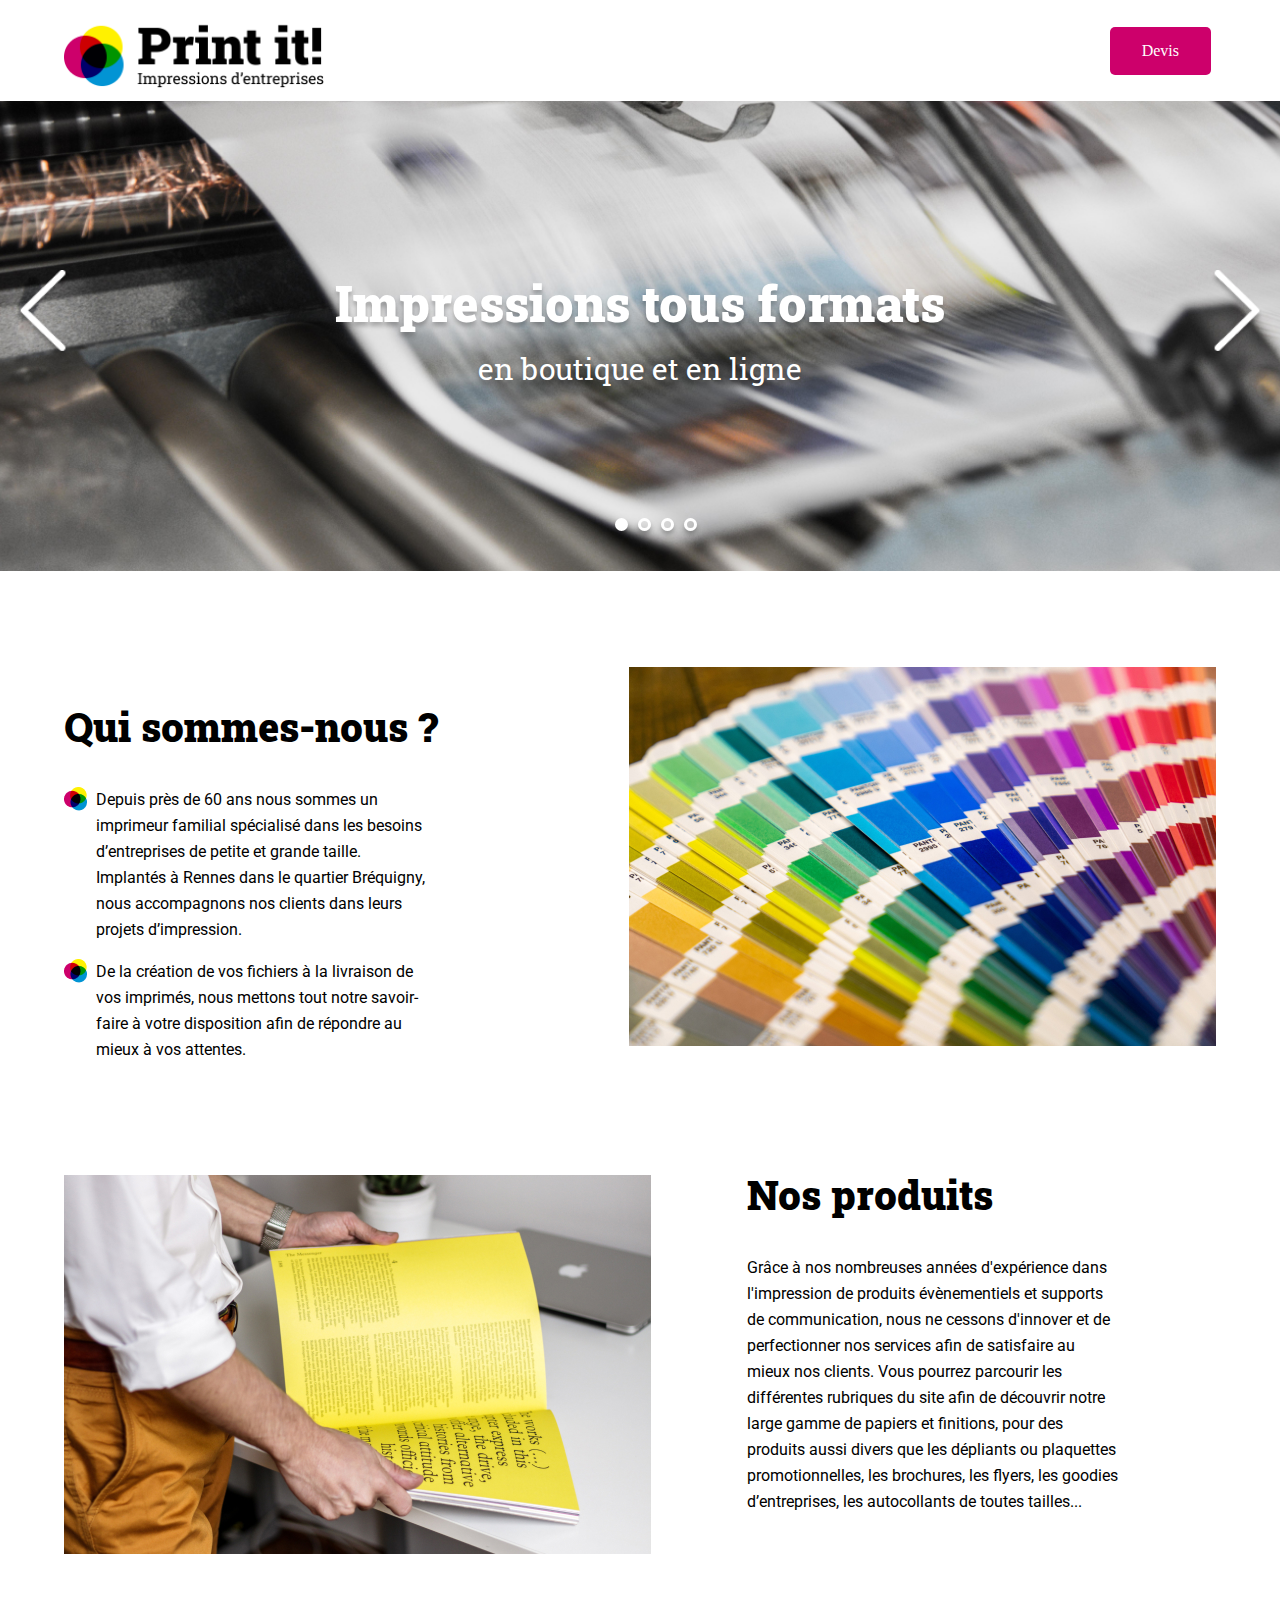
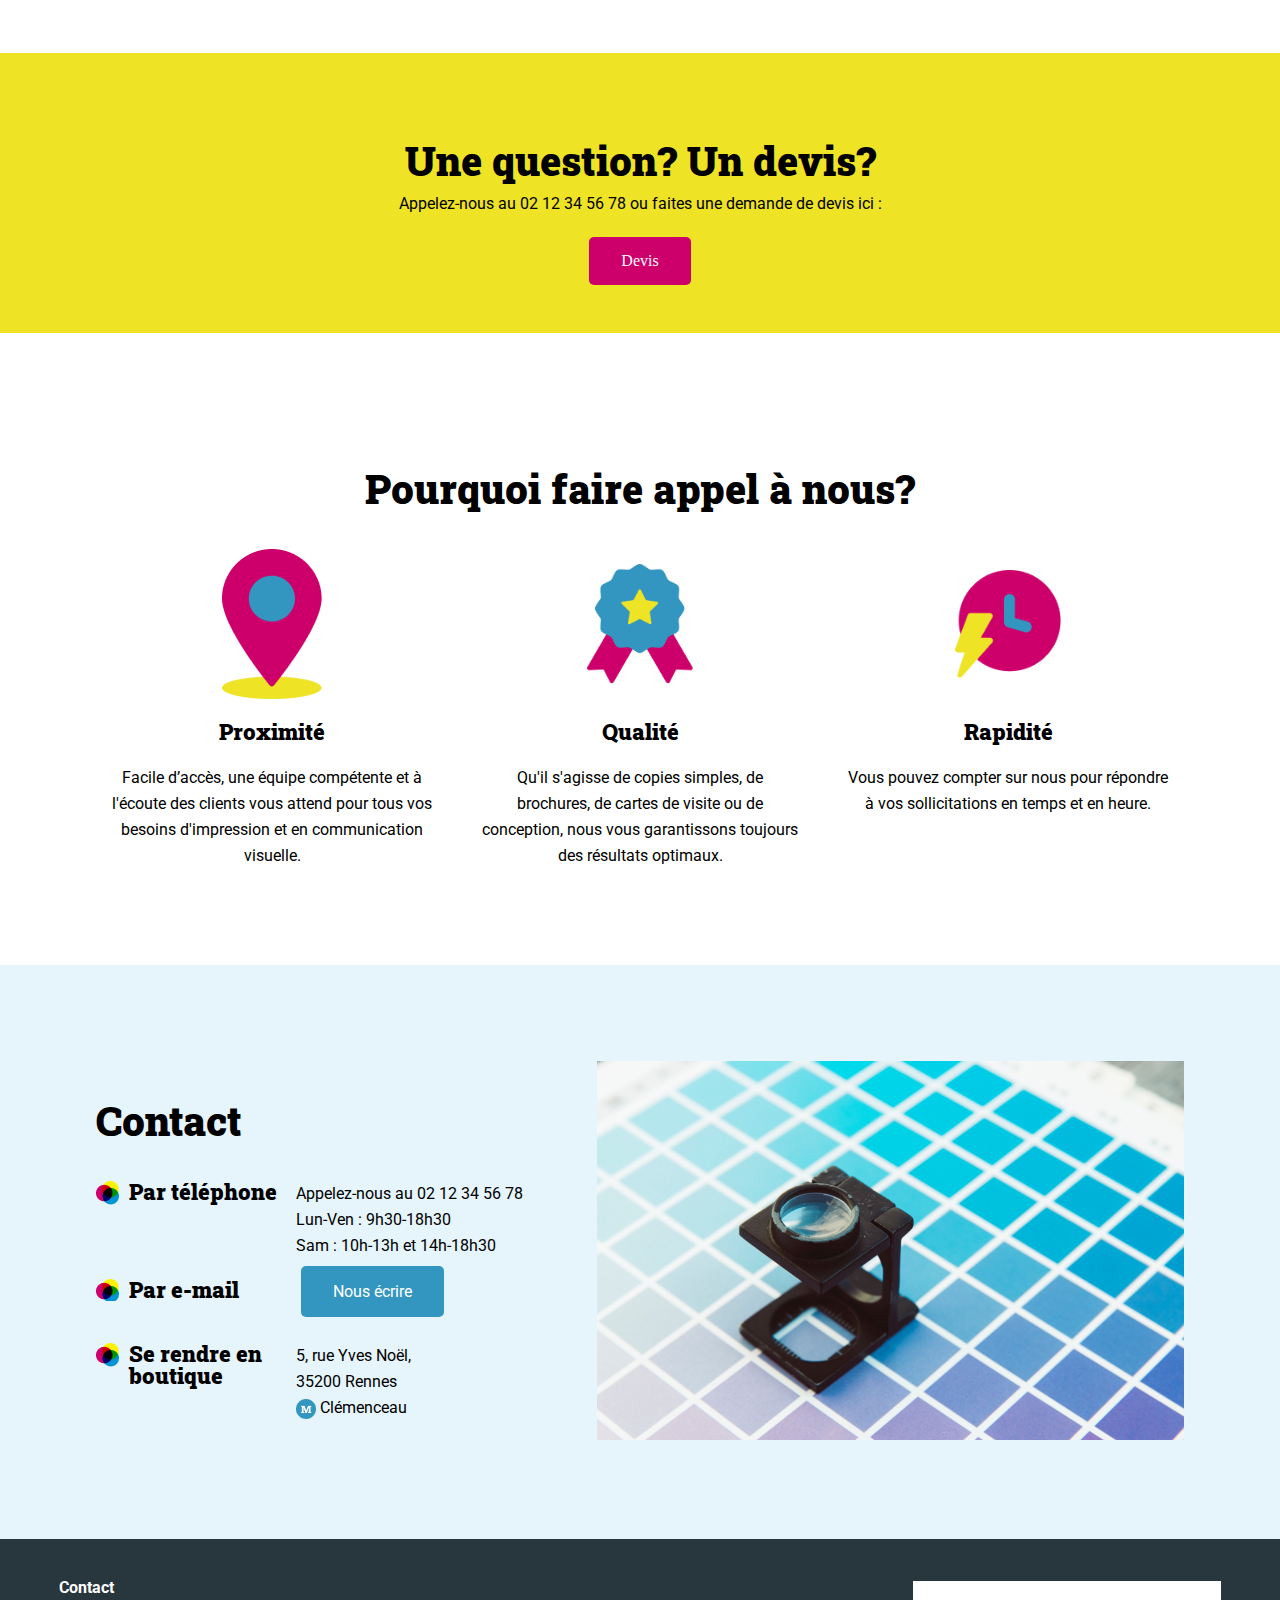
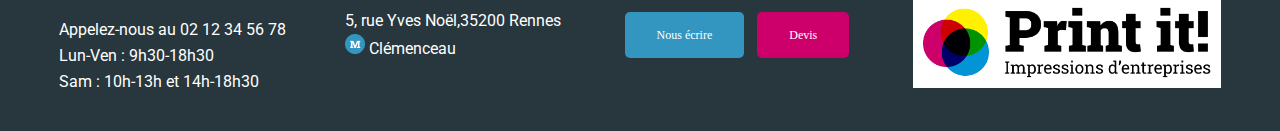
<file: index.html>
<!DOCTYPE html>
<html lang="fr">
<head>
	<meta charset="UTF-8">
	<meta name="viewport" content="width=device-width, initial-scale=1.0">
	<title>Print it ! - Impressions d'entreprise</title>
	<link rel="stylesheet" href="./assets/style.css">
	<link rel="preconnect" href="https://fonts.googleapis.com">
	<link rel="preconnect" href="https://fonts.gstatic.com" crossorigin>
	<link href="https://fonts.googleapis.com/css2?family=Roboto:wght@400;700&family=Roboto+Slab:wght@400;900&display=swap" rel="stylesheet">
</head>
<body>
<header class="container">
	<h1>
		<img class="logo" src="./assets/images/logo.png" alt="Print it ! Impressions d'entreprises" >
	</h1>
	<a class="btn devis" href="mailto:contact@print-it.tld">Devis</a>
</header>
<main>
			<div id="banner">
				<img class="banner-img" src="./assets/images/slideshow/slide1.jpg" alt="Banner Print-it">
					<div class="slider-arrow">
							<img class="left" src="assets/images/arrow_left.png" alt="précédent"/>
							<p>Impressions tous formats <span>en boutique et en ligne</span></p>
							<img class="right" src="assets/images/arrow_right.png" alt="suivant" />
						<div class="dots">
						</div>
					</div>
			</div>
	<section id="about-us" class="container">
		<div>
			<h2>Qui sommes-nous ?</h2>
			<ul>
				<li>Depuis près de 60 ans nous sommes un imprimeur familial spécialisé dans les besoins d’entreprises de petite et grande taille. Implantés à Rennes dans le quartier Bréquigny, nous accompagnons nos clients dans leurs projets d’impression.</li>
				<li>De la création de vos fichiers à la livraison de vos imprimés, nous mettons tout notre savoir-faire à votre disposition afin de répondre au mieux à vos attentes.</li>
			</ul>
		</div>
		<aside>
			<img src="./assets/images/colors.jpg" alt="palette multicolore">
		</aside>
	</section>
	<section id="products" class="container">
		<div>
			<h2>Nos produits</h2>
			<p>Grâce à nos nombreuses années d'expérience dans l'impression de produits évènementiels et supports de communication, nous ne cessons d'innover et de perfectionner nos services afin de satisfaire au mieux nos clients. Vous pourrez parcourir les différentes rubriques du site afin de découvrir notre large gamme de papiers et finitions, pour des produits aussi divers que les dépliants ou plaquettes promotionnelles, les brochures, les flyers, les goodies d’entreprises, les autocollants de toutes tailles... </p>
		</div>
		<aside>
			<img src="./assets/images/yellow-book.jpg" alt="Imprimeur avec un livre jaune dans les mains">
		</aside>

	</section>
	<section id="question" class="bg-yellow">
		<h2>Une question? Un devis?</h2>
		<p>Appelez-nous au 02 12 34 56 78 ou faites une demande de devis ici :</p>
		<a href="mailto:contact@print-it.tld" class="btn devis">Devis</a>
	</section>
	<section id="why-us" class="container">
		<h2>Pourquoi faire appel à nous?</h2>
		<div>
			<article>
				<img src="./assets/images/proximity-icon.png" alt="Icone Proximité">
				<h3>Proximité</h3>
				<p>Facile d’accès, une équipe compétente et à l'écoute des clients vous attend pour tous vos besoins d'impression et en communication visuelle.</p>
			</article>
			<article>
				<img src="./assets/images/quality-icon.png" alt="Icone Qualité">
				<h3>Qualité</h3>
				<p>Qu'il s'agisse de copies simples, de brochures, de cartes de visite ou de conception, nous vous garantissons toujours des résultats optimaux.</p>
			</article>
			<article>
				<img src="./assets/images/speedy-icon.png" alt="Rapidité Qualité">
				<h3>Rapidité</h3>
				<p>Vous pouvez compter sur nous pour répondre à vos sollicitations en temps et en heure.</p>
			</article>
		</div>
	</section>
	<section id="contact" class="bg-lightblue">
		<div class="container">
			<div>
				<h2>Contact</h2>
				<div>
					<h3>Par téléphone</h3>
					<ul>
						<li>Appelez-nous au 02 12 34 56 78</li>
						<li>Lun-Ven : 9h30-18h30</li>
						<li>Sam : 10h-13h et 14h-18h30</li>
					</ul>
				</div>
				<div>
					<h3>Par e-mail</h3>
					<p>
						<a href="mailto:contact@print-it.tld" class="btn">Nous écrire</a>
					</p>
				</div>
				<div>
					<h3>Se rendre en boutique</h3>
					<p>5, rue Yves Noël,<br>
						35200 Rennes<br>
						<img class="inline-icon" src="./assets/images/metro.png" alt="metro"/> Clémenceau</p>
				</div>
			</div>
			<div>
				<img src="./assets/images/magnifying-glass.jpg" alt="Loupe avec palette bleue">
			</div>

		</div>
	</section>
</main>
<footer>
	<div>
		<p class="footer-contact">Contact</p>
		<ul>
			<li>Appelez-nous au 02 12 34 56 78</li>
			<li>Lun-Ven : 9h30-18h30</li>
			<li>Sam : 10h-13h et 14h-18h30</li>
		</ul>
	</div>
	<div>
		<p>5, rue Yves Noël,35200 Rennes<br>
			<img src="./assets/images/metro.png" alt="metro"/> Clémenceau</p>
	</div>
	<div>
		<a href="mailto:contact@print-it.tld" class="btn">Nous écrire</a>
		<a href="mailto:contact@print-it.tld?subject=Demande&nbsp;de&nbsp;devis" class="btn devis">Devis</a>
	</div>
	<div>
		<img class="footer-logo" src="./assets/images/logo.png" alt="Print it ! Impressions d'entreprises" >
	</div>
</footer>
<script src="./assets/script.js"></script>
</body>
</html>
</file>
<file: assets/style.css>
/* variables declaration */
:root {
	--primary-color: #3396C0;
	--secondary-color: #CD006B;
	--third-color: #EEE325;
}

/* Reset CSS */
* {
	-webkit-box-sizing: border-box;
	-moz-box-sizing: border-box;
	box-sizing: border-box;
}
html, body, div, span, applet, object, iframe,
h1, h2, h3, h4, h5, h6, p, blockquote, pre,
a, abbr, acronym, address, big, cite, code,
del, dfn, em, img, ins, kbd, q, s, samp,
small, strike, strong, sub, sup, tt, var,
b, u, i, center,
dl, dt, dd, ol, ul, li,
fieldset, form, label, legend,
table, caption, tbody, tfoot, thead, tr, th, td,
article, aside, canvas, details, embed,
figure, figcaption, footer, header, hgroup,
menu, nav, output, ruby, section, summary,
time, mark, audio, video {
	margin: 0;
	padding: 0;
	border: 0;
	font: inherit;
	font-size: 100%;
	vertical-align: baseline;
}
/* HTML5 display-role reset for older browsers */
article, aside, details, figcaption, figure,
footer, header, hgroup, menu, nav, section {
	display: block;
}
body {
	line-height: 1;
}
ol, ul {
	list-style: none;
}
blockquote, q {
	quotes: none;
}
blockquote:before, blockquote:after,
q:before, q:after {
	content: none;
}
table {
	border-collapse: collapse;
	border-spacing: 0;
}

section {
	margin-block: 6em;
}
h2 {
	font-family: 'Roboto Slab', sans-serif;
	font-size: 40px;
	font-weight: 900;
	margin-block: 1em;
}
h3{
	font-family: 'Roboto Slab', sans-serif;
	font-size: 22px;
	font-weight: 900;
	margin-block: 1em;
}

p, li {
	font-family: Roboto, sans-serif;
	font-size: 16px;
	line-height: 26px;
}
.container {
	max-width: 1440px;
	margin-inline:auto;
	padding-inline: 5%;
}
header {
	display: flex;
	justify-content: space-between;
	align-items: center;
}
.logo{
	width: 260px;
	margin-block: 10px;
}

.btn {
	background-color: var(--primary-color) ;
	padding: 16px 32px;
	margin-inline:5px;
	border-radius: 5px;
	color: white;
	text-decoration: none;
}
.devis {
	background-color: var(--secondary-color);
}

#banner {
	display: flex;
	flex-direction: column;
	align-items: center;
	justify-content: center;
	width: 100%;
	height: 100%;
	min-height: 470px;
	position: relative;
}
.banner-img {
	position: absolute;
	width: 100%;
	height: 100%;
	z-index: -1;
	object-fit: cover;
	object-position: center;
}
/* Code CSS en prévision de l'ajout d'un carousel pour la bannière */
/* Gestion des fleches du carrousel */
.carroussel {
    height: 470px;
    overflow: hidden;
}
#banner .arrow {
	position: absolute;
}
#banner .arrow_left {
	left: 10px;
}
#banner .arrow_right {
	right: 10px;
}

.left{
	height: 90px;
}

.right{
	height: 90px;
}

.slider-arrow{
	cursor: pointer;
    width: 100%;
    padding: 16px;
    color: white;
    font-weight: bold;
    font-size: 18px;
    transition: 0.6s ease;
    border-radius: 0 3px 3px 0;
    user-select: none;
	display: flex;
	justify-content: space-between;
	}
/* Gestion des points du carrousel */
.dots {
	position: absolute;
	bottom: 40px;
	display: flex;
	justify-content: center;
    width: 100%;
}
.dot {
	margin-inline: 5px;
	width: 13px;
	height: 13px;
	background-color: #ffffff00;
	border: 3px solid #fff;
	border-radius: 100%;
	box-shadow: 0 4px 4px rgba(0, 0, 0, 0.25);;
	cursor: pointer;
    transition: background-color 0.3s ease-in-out;
}
.dot_selected {
	background-color: #fff;
}
/* Fin du code CSS pour le carousel */
#banner p {
	font-family: 'Roboto Slab', sans-serif;
	font-weight: 900;
	font-size: 50px;
	line-height: 66px;
	color: white;
	text-shadow: 0 4px 4px rgba(0, 0, 0, 0.25);
	text-align: center;
}
.carroussel-content {
	display: flex;
    flex-direction: column;
	transition: transform 0.5ss;
}

#banner span {
	display: block;
	font-weight: 400;
	font-size: 30px;
}
#about-us {
	display: flex;
}
#about-us article, #about-us aside {
	flex:1;
}
#about-us li {
	background: url("./images/tricolor-icon.png") no-repeat left top;
	font-size: 16px;
	line-height: 26px;
	padding-left:2em;
	width: 65%;
	margin-bottom: 1em;

}

#products {
	display: flex;
	align-items: flex-start;
	flex-direction: row-reverse;
}
#products div, #products aside {
	flex:1;
}
#products div {
	padding: 0 6em;
}
#products h2 {
	margin-top: 0;
}
.bg-yellow {
	background-color: var(--third-color);
}
#question {
	display: flex;
	flex-direction: column;
	align-items: center;
	padding-block: 3em;
}
#question h2 {
	margin-bottom: 10px;
}
#question p {
	margin-bottom: 20px;
}

#why-us {
	display: flex;
	flex-direction: column;
	text-align: center;
}
#why-us > div{
	display: flex;
	justify-content: space-evenly;
}
#why-us article {
	max-width: 320px;
	display: flex;
	flex-direction: column;
}
#why-us img {
	width: 33%;
	height: 150px;
	text-align: center;
	margin-inline: auto;
	margin-block: 0;
	object-fit: contain;
}

.bg-lightblue{
	background-color: #E6F4FB;
}
#contact {
	margin-bottom: 0;
}
#contact article, #contact div {
	flex:1;
}


#contact .container {
	flex-direction: row;
	display: flex;
	padding: 6em ;
}

#contact .container > div > div {
	display: flex;
	padding-bottom: 20px;
}

#contact h3 {
	margin-top: 0;
	background: url("./images/tricolor-icon.png") no-repeat left top;
	padding-left:1.5em;
	width: 200px;
}
.inline-icon {
	vertical-align: middle;
}
footer {
	background-color: #28363D;
	color: white;
	display: flex;
	padding-block: 3em;
	justify-content: space-evenly;
	font-size: 12px;
	align-items: center;
}
footer div {

	position: relative;
}
.footer-logo {
	background-color: white;
	max-width: 308px;
	padding: 10px;
}
.footer-contact {
	margin-bottom: 1em;
	font-weight: 700;
	font-size: 16px;

}

@media all and (max-width: 1250px) {
	#contact > article {
		flex: 2;
	}
}
</file>
